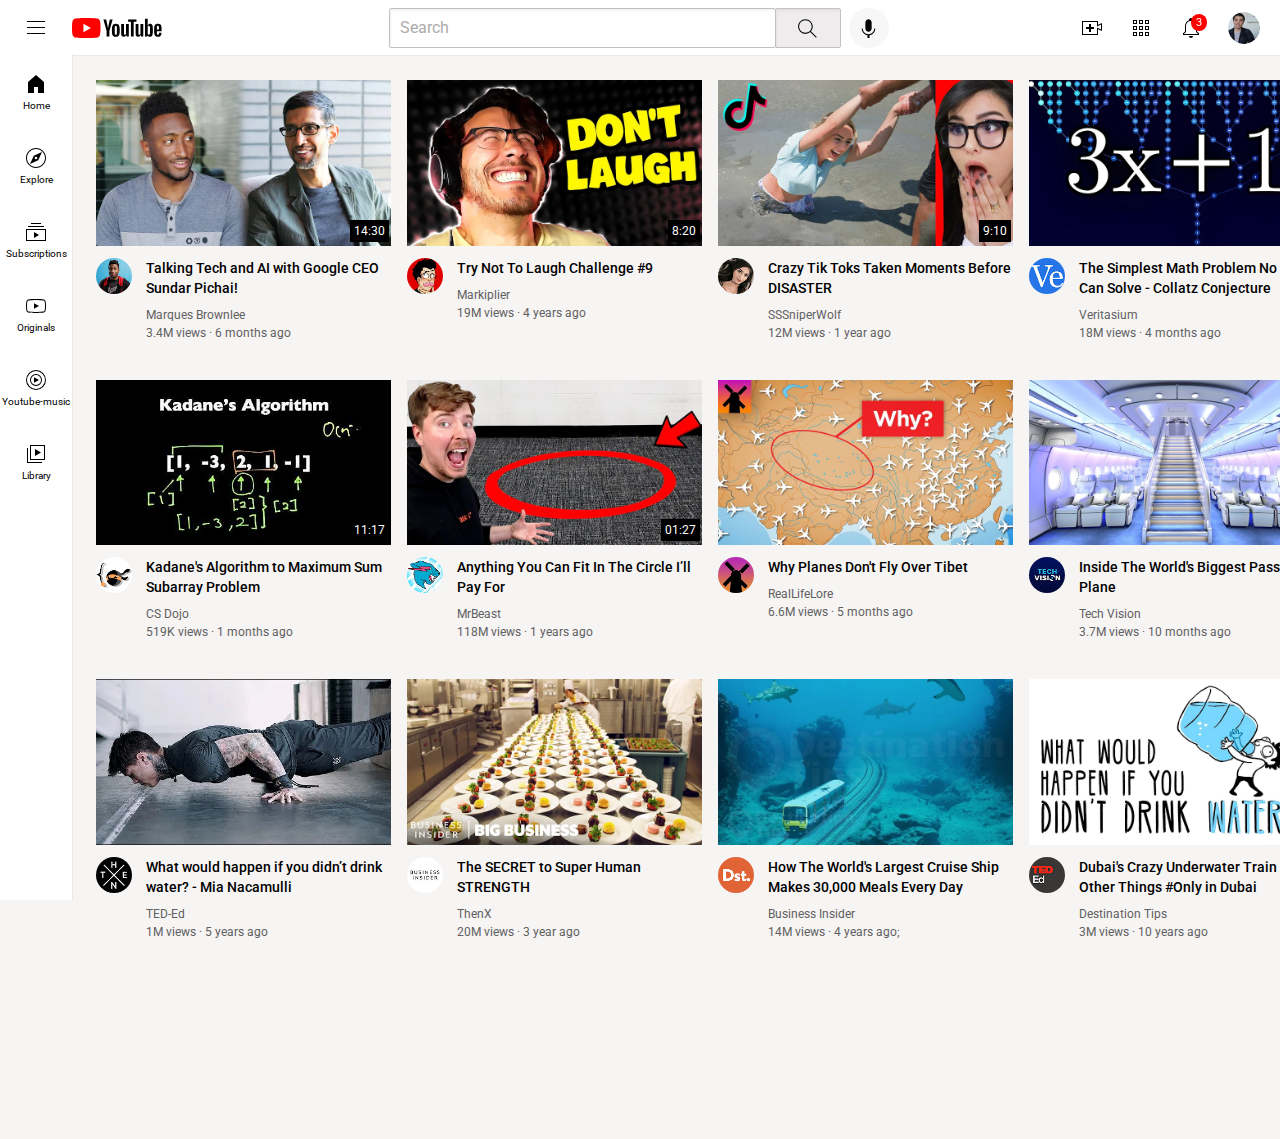
<file: index.html>
<!DOCTYPE html>
<html lang="en">
<head>
  <title>index</title>
  <link rel="preconnect" href="https://fonts.googleapis.com">
  <link rel="preconnect" href="https://fonts.gstatic.com" crossorigin>
  <link href="https://fonts.googleapis.com/css2?family=Roboto:wght@500;700&display=swap" rel="stylesheet">
  <link rel="stylesheet" href="style/general.css">
  <link rel="stylesheet" href="style/header.css">
  <link rel="stylesheet" href="style/video.css">
  <link rel="stylesheet" href="style/sidebar.css">
</head>
<body>
  <div class="header">
    <div class="left-header" >
      <img class="hamburger-menu" src="icon/hamburger-menu.svg" >
      <img class="youtube-logo" src="icon/youtube-logo.svg">
    </div>
    <div class="middle-header">
      <input  class=search-box type="text" placeholder="Search">
      <button class="search">
        <img  class="search-icon" src="icon/search.svg">
        <div class="tooltip">Search</div>
      </button>
      <button class="voice-search">
        <img  class="voice-icon" src="icon/voice-search-icon.svg">
        <div class="tooltip">Search with your voice</div>
      </button>
    </div>
    <div class="right-header">
      <div class="upload-icon-container">
        <img class="upload" src="icon/upload.svg">
        <div class="tooltip">Create</div>
      </div>
      <div class="youtube-black">
        <img class="youtube-app" src="icon/youtube-apps.svg">
        <div class="tooltip">youtube-apps</div>
      </div>  
      <div class="notification-container">
          <img class="notification" src="icon/notifications.svg">
          <div class="notifa-count">3</div>
          <div class="tooltip">notification</div>         
      </div>       
      <img class="profile-pic" src="icon/my-channel.jpeg">
    </div>
  </div>
    
    <div class="sidebar">
      <div class="sidebar-link">
        <img  src="icon/home.svg">
        <div>Home</div>
      </div>
      <div class="sidebar-link">
        <img src="icon/explore.svg">
        <div>Explore</div>
      </div>
      <div class="sidebar-link">
        <img src="icon/subscriptions.svg">
        <div>Subscriptions</div>
      </div>
      <div class="sidebar-link">
        <img src="icon/originals.svg">
        <div>Originals</div>
      </div>
      <div class="sidebar-link">
        <img src="icon/youtube-music.svg">
        <div>Youtube-music</div>
      </div>
      <div class="sidebar-link">
        <img src="icon/library.svg">
        <div>Library</div>
      </div>
    
    </div>
    <div class="video-grid">
      <div class="v-preview">
        <div class = "thumbnail-nail">
          <div class="video-time">14:30</div>
          <img class="thumbnail"src="thumbnail/thumbnail-1.webp">
        </div>
        <div class="video-grid-info">
          <div class="channel-picture">
            <img  class="profile-picture" src = "thumbnail/channel-1.jpeg">
          </div>
          <div class="video-info">
            <p class="v-title">
              Talking Tech and AI with Google CEO Sundar Pichai!
            </p>
            <p class="v-author">
              Marques Brownlee
            </p>
            <p class="v-stats">
              3.4M views &#183; 6 months ago
            </p>
          </div>
        </div>
      </div>
      <div class="v-preview">
        <div class = "thumbnail-nail">
          <div class="video-time">8:20</div>
          <img class="thumbnail"src="thumbnail/thumbnail-2.webp">
        </div>
        <div class="video-grid-info">
          <div class="channel-picture">
            <img  class="profile-picture" src = "thumbnail/channel-2.jpeg">
          </div>
          <div class="video-info">
            <p class="v-title">
              Try Not To Laugh Challenge #9
            </p>
            <p class="v-author">
              Markiplier
            </p>
            <p class="v-stats">
              19M views  &#183; 4 years ago
            </p>
          </div>
        </div>
      </div>
      <div class="v-preview">
        <div class = "thumbnail-nail">
          <div class="video-time">9:10</div>
          <img class="thumbnail"src="thumbnail/thumbnail-3.webp">
        </div>
        <div class="video-grid-info">
          <div class="channel-picture">
            <img  class="profile-picture" src = "thumbnail/channel-3.jpeg">
          </div>
          <div class="video-info">
            <p class="v-title">
              Crazy Tik Toks Taken Moments Before DISASTER
            </p>
            <p class="v-author">
              SSSniperWolf
            </p>
            <p class="v-stats">
              12M views &#183; 1 year ago
            </p>
          </div>
        </div>
      </div>
      <div class="v-preview">
        <div class = "thumbnail-nail">
          <div class="video-time">22:30</div>
          <img class="thumbnail"src="thumbnail/thumbnail-4.webp">
        </div>
        <div class="video-grid-info">
          <div class="channel-picture">
            <img  class="profile-picture" src = "thumbnail/channel-4.jpeg">
          </div>
          <div class="video-info">
            <p class="v-title">
              The Simplest Math Problem No One Can Solve - Collatz Conjecture
            </p>
            <p class="v-author">
              Veritasium
            </p>
            <p class="v-stats">
              18M views  &#183; 4 months ago
            </p>
          </div>
        </div>
      </div>
      <div class="v-preview">
        <div class = "thumbnail-nail">
          <img class="thumbnail"src="thumbnail/thumbnail-5.webp">
          <div class="video-time">11:17</div>
        </div>
        <div class="video-grid-info">
          <div class="channel-picture">
            <img  class="profile-picture" src = "thumbnail/channel-5.jpeg">
          </div>
          <div class="video-info">
            <p class="v-title">
              Kadane's Algorithm to Maximum Sum Subarray Problem
            </p>
            <p class="v-author">
              CS Dojo
            </p>
            <p class="v-stats">
              519K views &#183; 1 months ago
            </p>
          </div>
        </div>
      </div>
      <div class="v-preview">
        <div class = "thumbnail-nail">
          <img class="thumbnail"src="thumbnail/thumbnail-6.webp">
          <div class="video-time">01:27</div>
        </div>
        <div class="video-grid-info">
          <div class="channel-picture">
            <img  class="profile-picture" src = "thumbnail/channel-6.jpeg">
          </div>
          <div class="video-info">
            <p class="v-title">
              Anything You Can Fit In The Circle I’ll Pay For
            </p>
            <p class="v-author"> 
              MrBeast
            </p>
            <p class="v-stats">
              118M views  &#183; 1 years ago
            </p>
          </div>
        </div>
      </div>
      <div class="v-preview">
        <div class = "thumbnail-nail">
          <img class="thumbnail"src="thumbnail/thumbnail-7.webp">
        </div>
        <div class="video-grid-info">
          <div class="channel-picture">
            <img  class="profile-picture" src = "thumbnail/channel-7.jpeg">
          </div>
          <div class="video-info">
            <p class="v-title">
              Why Planes Don't Fly Over Tibet
            </p>
            <p class="v-author">
              RealLifeLore
            </p>
            <p class="v-stats">
              6.6M views &#183; 5 months ago
            </p>
          </div>
        </div>
      </div>
      <div class="v-preview">
        <div class = "thumbnail-nail">
          <img class="thumbnail"src="thumbnail/thumbnail-8.webp">
        </div>
        <div class="video-grid-info">
          <div class="channel-picture">
            <img  class="profile-picture" src = "thumbnail/channel-8.jpeg">
          </div>
          <div class="video-info">
            <p class="v-title">
              Inside The World's Biggest Passenger Plane
            </p>
            <p class="v-author">
              Tech Vision
            </p>
            <p class="v-stats">
              3.7M views  &#183; 10 months ago
            </p>
          </div>
        </div>
      </div>
      <div class="v-preview">
        <div class = "thumbnail-nail">
          <img class="thumbnail"src="thumbnail/thumbnail-9.webp">
        </div>
        <div class="video-grid-info">
          <div class="channel-picture">
            <img  class="profile-picture" src = "thumbnail/channel-9.jpeg">
          </div>
          <div class="video-info">
            <p class="v-title">
              What would happen if you didn’t drink water? - Mia Nacamulli
            </p>
            <p class="v-author">
              TED-Ed
            </p>
            <p class="v-stats">
              1M views  &#183; 5 years ago
            </p>
          </div>
        </div>
      </div>
      <div class="v-preview">
        <div class = "thumbnail-nail">
          <img class="thumbnail"src="thumbnail/thumbnail-10.webp">
        </div>
        <div class="video-grid-info">
          <div class="channel-picture">
            <img  class="profile-picture" src = "thumbnail/channel-10.jpeg">
          </div>
          <div class="video-info">
            <p class="v-title">
              The SECRET to Super Human STRENGTH
            </p>
            <p class="v-author">
              ThenX
            </p>
            <p class="v-stats">
              20M views  &#183; 3 year ago
            </p>
          </div>
        </div>
      </div>
      <div class="v-preview">
        <div class = "thumbnail-nail">
          <img class="thumbnail"src="thumbnail/thumbnail-11.webp">
        </div>
        <div class="video-grid-info">
          <div class="channel-picture">
            <img  class="profile-picture" src = "thumbnail/channel-11.jpeg">
          </div>
          <div class="video-info">
            <p class="v-title">
              How The World's Largest Cruise Ship Makes 30,000 Meals Every Day
            </p>
            <p class="v-author">
              Business Insider
            </p>
            <p class="v-stats">
              14M views  &#183; 4 years ago;
            </p>
          </div>
        </div>
      </div>
      <div class="v-preview">
        <div class = "thumbnail-nail">
          <img class="thumbnail"src="thumbnail/thumbnail-12.webp">
        </div>
        <div class="video-grid-info">
          <div class="channel-picture">
            <img  class="profile-picture" src = "thumbnail/channel-12.jpeg">
          </div>
          <div class="video-info">
            <p class="v-title">
              Dubai's Crazy Underwater Train and Other Things #Only in Dubai
            </p>
            <p class="v-author">
              Destination Tips
            </p>
            <p class="v-stats">
              3M views  &#183; 10 years ago
            </p>
          </div>
        </div>
      </div>
    </div>
    
   
    
  </body>
</html>
</file>
<file: style/general.css>
p {
  font-family: Roboto, Arial;
  margin-top: 0;
  margin-bottom: 0;
}

body{
  margin: 0px;
  padding-top: 80px;
  padding-left: 96px;
  padding-right: 24px;
  background-color: rgb(247, 244, 244);
  margin-bottom: 200px;
}
</file>
<file: style/header.css>
.search-box{
  flex: 1;
  height: 36px;
  font-size: 16px;
  padding-left: 10px;
  border-width: 1px;
  border-style: solid;
  border-color: rgb(194, 192, 192);
  border-radius: 2px;
  box-shadow: inset 1px 2px 3px rgb(0,0,0,0.05);
  width: 0px;
}

.search-box::placeholder{
  font-family: Roboto , Arial;
  font-size: 16px;
  color: rgb(173, 171, 171);
  
}

.header{
  height: 55px;
  display: flex;
  flex-direction: row;
  justify-content: space-between;

  position: fixed;
  background-color: white;
  top:0;
  right:0;
  left:0px;
  
  border-bottom-width: 1px;
  border-bottom-style: solid;
  border-bottom-color: rgb(235, 232, 232);

  z-index: 100;
}

.left-header{
  display: flex;
  align-items: center;
}


.middle-header{
  
  display: flex;
  flex: 1;
  margin-left: 70px;
  margin-right: 35px;
  max-width: 500px;
  align-items: center;
}

.right-header{
  width: 180px;
  margin-right: 20px;
  display: flex;
  align-items: center;
  justify-content: space-between;
  flex-shrink: 0;
}

.hamburger-menu{
   height: 24px;
   margin-left: 24px;
}



.youtube-logo{
  height: 20px;
  margin-left: 24px;
}

.search{
  height: 40px;
  width: 66px;
  border-style: solid;
  border-width: 1px;
  margin-left: -1px;
  border-color: rgb(194, 192, 192);
  background-color: rgb(238, 236, 236);
  border-radius: 2px;
  box-shadow: inset 1px 2px 3px rgb(0,0,0,0.05);
}

.voice-search{
  height: 40px;
  width: 40px;
  background-color: rgb(248, 247, 247);
  margin-left: 8px;
  border-radius: 20px;
  border:none;
  
}

.search-icon{
  height: 25px;
  margin-top: 2px;
}

.voice-icon{
  height: 25px;
  margin-top: 2px;
  
}

.upload{
  height: 24px;
 
}

.youtube-app{
  height: 24px;
  
}

.notification{
  height: 24px; 
}

.notifa-count{
  position: absolute;
  top:-2px;
  right:-4px;
  background-color: red;
  color: white;
  padding-left: 5px;
  padding-right: 5px;
  padding-top: 2px;
  padding-bottom: 2px;
  border-radius: 10px;
  font-family: Roboto,Arial;
  font-size: 11px;
  

}

.profile-pic{
  height: 32px;
  width: 32px;
  border-radius: 16px;
  
}

.notification-container{
  position: relative;
}

.search,
.voice-search,
.upload-icon-container,
.youtube-black,
.notification-container
{
  display: flex;
  justify-content: center;
  align-items: center;
  position: relative;
}


.search .tooltip,
.voice-search .tooltip,
.upload-icon-container .tooltip,
.youtube-black .tooltip,
.notification-container .tooltip
{
  font-family: Roboto, Arial;
  position: absolute;
  background-color: gray;
  color: white;
  padding-top: 4px;
  padding-bottom: 4px;
  padding-left: 8px;
  padding-right: 8px;
  border-radius: 2px;
  font-size: 12px;
  bottom: -30px;
  opacity: 0;
  transition: opacity 0.15s;
  pointer-events: none;
  white-space: nowrap;
}

.search:hover .tooltip,
.voice-search:hover .tooltip,
.upload-icon-container:hover .tooltip,
.youtube-black:hover .tooltip,
.notification-container:hover .tooltip {
  opacity: 1;
}
</file>
<file: style/video.css>
.thumbnail{
  width:100%;
}

.v-title{
  margin-top: 0;
  font-size: 14px;
  font-weight: 500;
  line-height: 20px;
  margin-bottom: 10px;
}

.video-grid-info{
  display: grid;
  grid-template-columns:50px 1fr;
}

.v-preview{
  font-size: bold;
}

.channel-picture{
  width: 50px;

}
 
.video-info{
  width: 245px;

}

.profile-picture{
  width: 36px;
  border-radius: 50px;

}

.thumbnail-nail{
  margin-bottom: 8px;
  position: relative;
}

.video-time{
  position:absolute;
  bottom:8px;
  right:2px;
  background-color: black;
  color:white;
  font-family: Roboto , Arial;
  font-weight: 500px;
  font-size: 12px;
  padding-left: 4px;
  padding-top: 4px;
  padding-bottom: 4px;
  padding-right: 4px;
}

@media (max-width: 750px) {
  .video-grid {
    grid-template-columns: 1fr 1fr;
  }
}

@media (min-width: 751px) and (max-width: 999px) {
  .video-grid {
    grid-template-columns: 1fr 1fr 1fr;
  }
}

@media (min-width: 1000px) {
  .video-grid {
    grid-template-columns: 1fr 1fr 1fr 1fr;
  }
}


.v-author,
.v-stats{
  font-size: 12px;
  color:  rgb(96, 96, 96);
}

.v-author{
  margin-bottom: 4px;
}

.video-grid{
  display : grid;
  grid-template-columns: 1fr 1fr 1fr 1fr;
  column-gap : 16px;
  row-gap : 40px
}
</file>
<file: style/sidebar.css>
.sidebar{
  position:fixed;
  top:49px;
  bottom: 0;
  left:0;
  width: 72px;
  z-index: 200;
  margin-top:5px;
  border-right-width: 1px;
  border-right-style: solid;
  border-right-color: rgb(235, 232, 232);
  background-color: white;
}

.sidebar-link{
  height:74px;
  display: flex;
  justify-content: center;
  align-items: center;
  flex-direction: column;
  cursor: pointer;
  
 
}

.sidebar-link:hover{
  background-color: rgb(228, 222, 222);
}

.sidebar-link img{
  height:24px;
  margin-bottom: 4px;
}

.sidebar-link div{
  font-family: Roboto,Arial;
  font-size: 10px;
}
</file>
